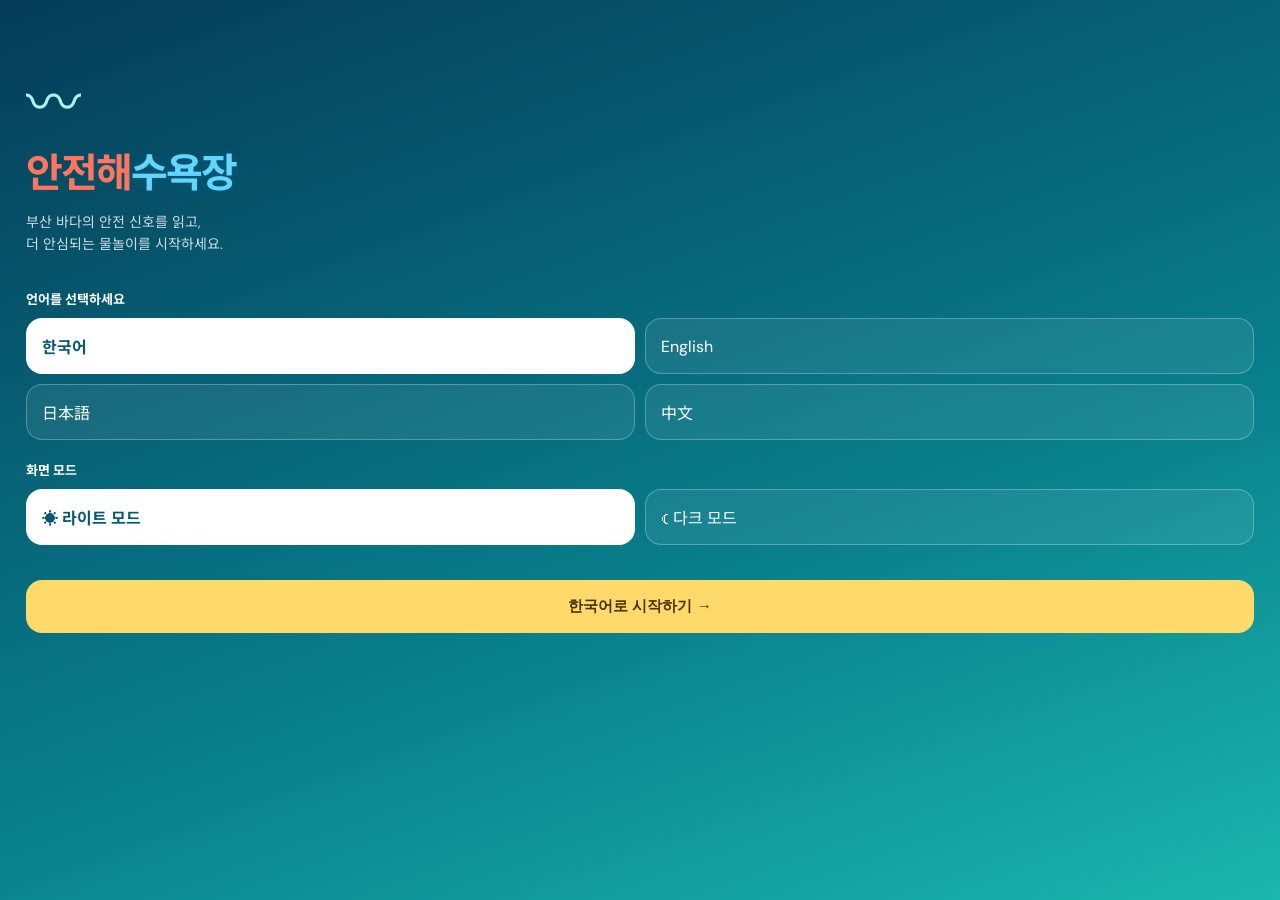
<file: index.html>
<!doctype html>
<html lang="ko"><head><meta charset="utf-8"><meta name="viewport" content="width=device-width,initial-scale=1"><title>안전해수욕장 · 부산 바다 안전</title><link rel="preconnect" href="https://fonts.googleapis.com"><link rel="preconnect" href="https://fonts.gstatic.com" crossorigin><link href="https://fonts.googleapis.com/css2?family=DM+Sans:wght@400;500;600;700&family=Noto+Sans+KR:wght@400;500;600;700;800&display=swap" rel="stylesheet"><link rel="stylesheet" href="style.css"></head>
<body><div id="app"></div><style>.ring{position:relative}.brand-orange,.title-orange{color:#ff765e}.title-white{color:#fff}</style><script>localStorage.removeItem('onboarded');</script><script src="app.js?v=2"></script><script src="fix.js?v=2"></script><script src="oceanUpgrade.js?v=2"></script><script src="localization.js?v=2"></script><script src="liveMarineData.js?v=1"></script><script src="incidentAdmin.js?v=2"></script><script src="lovableLink.js?v=4"></script><script src="fullTranslations.js?v=3"></script><script src="marineSafetyContent.js?v=2"></script></body></html>
</file>
<file: style.css>
:root{--ink:#082339;--muted:#66778a;--surface:#f5f8fa;--card:#fff;--line:#e5edf1;--ocean:#087e8b;--deep:#064d63;--aqua:#bfecef;--coral:#ff765e;--shadow:0 12px 35px #0c35401a}*{box-sizing:border-box}body{margin:0;background:var(--surface);color:var(--ink);font-family:'DM Sans','Noto Sans KR',sans-serif}.shell{max-width:520px;margin:auto;min-height:100vh;padding-bottom:100px}.top{padding:26px 22px 14px;display:flex;justify-content:space-between;align-items:center}.brand{font-weight:800;font-size:21px;letter-spacing:-1px}.brand i{color:var(--ocean);font-style:normal}.icon-btn{border:1px solid var(--line);background:var(--card);color:var(--ink);border-radius:14px;width:42px;height:42px;font-size:19px;cursor:pointer}.hero{margin:4px 16px 18px;padding:23px 21px;color:white;border-radius:25px;background:linear-gradient(130deg,#075873,#0aa4a3);overflow:hidden;position:relative}.hero:after{content:'〰 〰';position:absolute;right:-8px;bottom:-30px;font-size:110px;opacity:.16;transform:rotate(-12deg)}.eyebrow{font-size:12px;opacity:.82;font-weight:600}.hero h1{font-size:27px;line-height:1.25;margin:8px 0 17px;letter-spacing:-1.3px}.hero-row{display:flex;justify-content:space-between;align-items:end}.place{font-size:15px;font-weight:700}.locate{background:#fff;color:var(--deep);border:0;border-radius:12px;padding:10px 12px;font-weight:700;cursor:pointer}.section{padding:0 16px;margin:24px 0}.section-head{display:flex;justify-content:space-between;align-items:center;margin-bottom:12px}.section h2{font-size:17px;margin:0;letter-spacing:-.5px}.sub{font-size:12px;color:var(--muted)}.beaches{display:flex;gap:8px;overflow:auto;padding-bottom:3px}.beach{white-space:nowrap;border:1px solid var(--line);padding:10px 13px;border-radius:20px;background:var(--card);color:var(--muted);font-size:13px;cursor:pointer}.beach.active{background:var(--deep);border-color:var(--deep);color:#fff}.score{background:var(--card);border-radius:22px;padding:18px;box-shadow:var(--shadow);display:grid;grid-template-columns:94px 1fr;gap:13px}.ring{width:86px;height:86px;border-radius:50%;background:conic-gradient(#ffc64c 0 80%,#edf3f3 80%);display:grid;place-items:center}.ring:after{content:'';background:var(--card);border-radius:50%;width:68px;height:68px;position:absolute}.rating{z-index:1;text-align:center;font-weight:800;font-size:20px}.rating small{display:block;font-size:10px;color:var(--muted);font-weight:500}.score h3{margin:3px 0 6px;font-size:16px}.score p{font-size:13px;color:var(--muted);line-height:1.55;margin:0}.stars{color:#f7b928;letter-spacing:1px}.stats{display:grid;grid-template-columns:repeat(3,1fr);gap:9px;margin-top:11px}.stat{padding:12px 10px;background:var(--card);border-radius:16px;border:1px solid var(--line)}.stat b{display:block;font-size:16px}.stat span{font-size:11px;color:var(--muted)}.accident{background:var(--card);border-radius:19px;overflow:hidden;box-shadow:var(--shadow)}.acc-top{display:flex;justify-content:space-between;padding:16px 16px 13px;border-bottom:1px solid var(--line)}.acc-top b{font-size:15px}.count{color:var(--coral);font-weight:800}.reason{display:flex;align-items:center;gap:10px;padding:12px 16px;border-bottom:1px solid var(--line);cursor:pointer}.reason:last-child{border:0}.dot{width:9px;height:9px;background:#ff856f;border-radius:50%}.reason:nth-child(3) .dot{background:#f6bd4b}.reason:nth-child(4) .dot{background:#60c5b5}.reason span{font-size:13px;flex:1}.reason b{font-size:13px}.chev{color:var(--muted)}.detail{margin:0 16px;background:#eaf7f6;border-radius:0 0 16px 16px;padding:12px 14px;font-size:12px;line-height:1.5;color:#31646b}.tips{display:grid;grid-template-columns:1fr 1fr;gap:10px}.tip{border-radius:18px;padding:15px;background:#eaf7f6}.tip:nth-child(2){background:#fff0eb}.tip strong{display:block;font-size:13px;margin:4px 0}.tip p{font-size:11px;line-height:1.5;margin:0;color:var(--muted)}.field{background:var(--card);border-radius:22px;padding:18px;box-shadow:var(--shadow)}.field-title{display:flex;gap:12px;align-items:center}.round{width:43px;height:43px;display:grid;place-items:center;border-radius:14px;background:#dff5f3;font-size:21px}.field h3{margin:0;font-size:15px}.field p{margin:4px 0 0;font-size:12px;color:var(--muted)}.upload{margin-top:15px;border:1.5px dashed #9bcfce;border-radius:15px;padding:18px;text-align:center;font-size:13px;color:var(--ocean);cursor:pointer}.gallery{display:flex;gap:9px;overflow:auto}.badge{min-width:100px;height:94px;border:1px solid var(--line);border-radius:17px;background:var(--card);padding:11px;text-align:center;font-size:12px}.badge .animal{font-size:27px;display:block;margin-bottom:3px}.badge.locked{opacity:.42;filter:grayscale(1)}.bottom{position:fixed;bottom:0;left:50%;transform:translateX(-50%);width:min(520px,100%);padding:12px 18px 18px;background:linear-gradient(transparent,var(--surface) 35%);display:flex;justify-content:center;gap:13px;z-index:5}.camera{height:58px;width:58px;border:0;border-radius:19px;background:var(--coral);box-shadow:0 8px 20px #ff765e55;color:#fff;font-size:24px;cursor:pointer}.file{height:58px;min-width:126px;border:0;border-radius:19px;background:var(--deep);color:white;font-weight:700;cursor:pointer}.modal{position:fixed;inset:0;background:#08233988;z-index:10;display:grid;place-items:end center;padding:0}.sheet{background:var(--card);border-radius:27px 27px 0 0;width:min(520px,100%);padding:26px 21px 38px;animation:up .25s ease}.sheet h2{margin:0 0 5px;font-size:21px}.sheet>p{margin:0 0 19px;font-size:13px;color:var(--muted);line-height:1.5}.close{float:right}.analysis{display:flex;gap:14px;background:var(--surface);padding:12px;border-radius:17px}.analysis img{width:92px;height:92px;border-radius:12px;object-fit:cover}.analysis h3{margin:3px 0 6px;font-size:16px}.analysis p{font-size:12px;line-height:1.5;color:var(--muted);margin:0}.tag{display:inline-block;background:#d9f2ef;color:#087e8b;border-radius:20px;padding:5px 8px;font-size:11px;font-weight:700;margin:15px 4px 0 0}.new{background:#fff1cf;color:#a66900}.start{min-height:100vh;background:linear-gradient(160deg,#053c59,#087e8b 60%,#1bb6ad);color:white;padding:58px 26px}.start .wave{font-size:55px;color:#a9f3ed}.start h1{font-size:40px;line-height:1.14;letter-spacing:-2px;margin:12px 0}.start p{opacity:.8;line-height:1.6;font-size:14px;margin-bottom:34px}.choose-label{font-size:13px;font-weight:700;margin:20px 0 10px}.choices{display:grid;grid-template-columns:1fr 1fr;gap:10px}.choice{border:1px solid #ffffff45;color:white;background:#ffffff13;border-radius:16px;padding:15px;text-align:left;font:inherit;cursor:pointer}.choice.active{background:#fff;color:#075873;font-weight:700}.go{width:100%;margin-top:35px;border:0;background:#ffda6a;color:#453500;border-radius:16px;padding:17px;font-weight:800;font-size:15px;cursor:pointer}@keyframes up{from{transform:translateY(100%)}to{transform:translateY(0)}}body.dark{--ink:#e9f2f5;--muted:#9daeb9;--surface:#0d1922;--card:#142631;--line:#26404d;--deep:#0e8b9a;--aqua:#173c44;--shadow:0 12px 35px #0006}body.dark .tip{background:#173c44}body.dark .tip:nth-child(2){background:#392923}body.dark .detail{background:#173c44;color:#bfe4e2}body.dark .analysis{background:#0d1922}body.dark .ring:after{background:var(--card)}@media(max-width:370px){.stats{gap:6px}.stat{padding:10px 7px}.hero h1{font-size:24px}}
</file>
